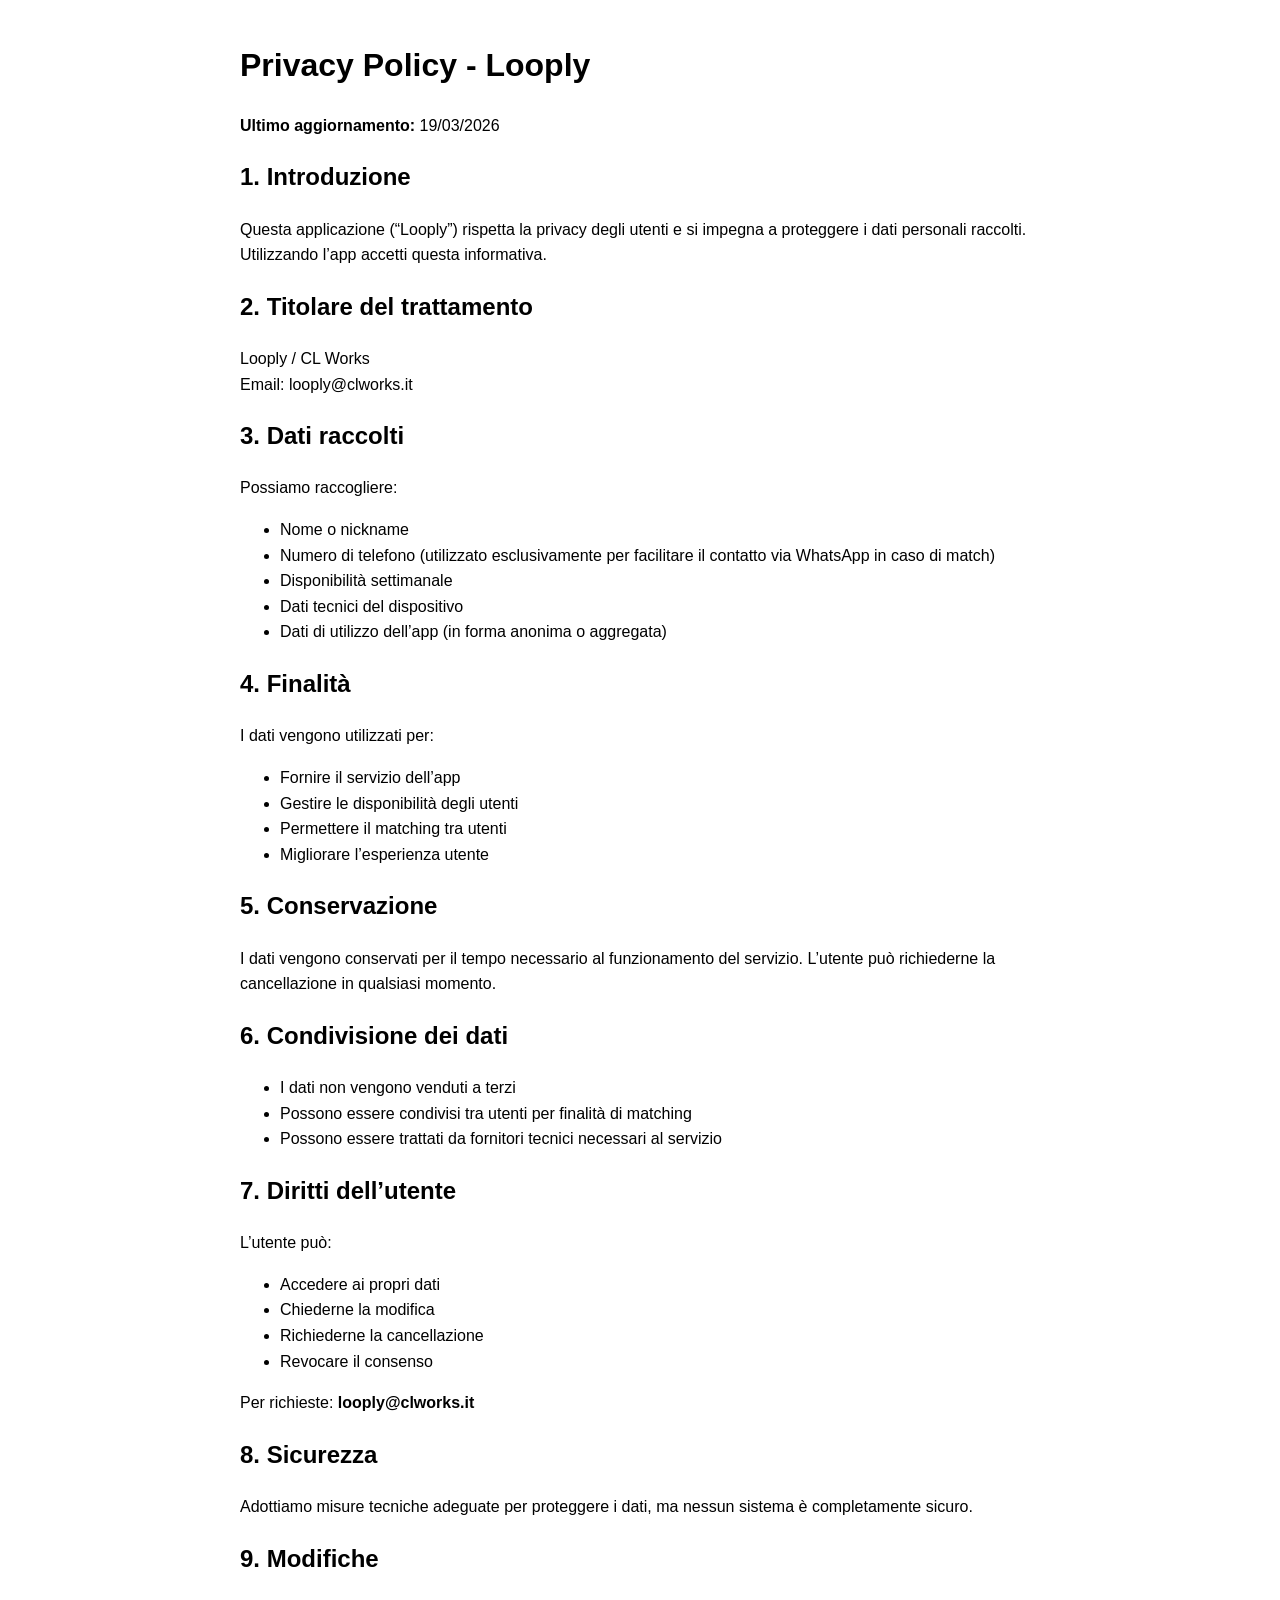
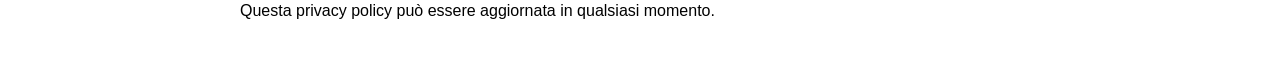
<file: public/privacy.html>
<!DOCTYPE html>
<html lang="it">
<head>
  <meta charset="UTF-8">
  <meta name="viewport" content="width=device-width, initial-scale=1.0">
  <title>Privacy Policy - Looply</title>
  <style>
    body {
      font-family: Arial, sans-serif;
      line-height: 1.6;
      padding: 20px;
      max-width: 800px;
      margin: auto;
    }
    h1, h2 {
      margin-top: 20px;
    }
  </style>
</head>
<body>

<h1>Privacy Policy - Looply</h1>

<p><strong>Ultimo aggiornamento:</strong> 19/03/2026</p>

<h2>1. Introduzione</h2>
<p>
Questa applicazione (“Looply”) rispetta la privacy degli utenti e si impegna a proteggere i dati personali raccolti.
Utilizzando l’app accetti questa informativa.
</p>

<h2>2. Titolare del trattamento</h2>
<p>
Looply / CL Works<br>
Email: looply@clworks.it
</p>

<h2>3. Dati raccolti</h2>
<p>Possiamo raccogliere:</p>
<ul>
  <li>Nome o nickname</li>
  <li>Numero di telefono (utilizzato esclusivamente per facilitare il contatto via WhatsApp in caso di match)</li>
  <li>Disponibilità settimanale</li>
  <li>Dati tecnici del dispositivo</li>
  <li>Dati di utilizzo dell’app (in forma anonima o aggregata)</li>
</ul>

<h2>4. Finalità</h2>
<p>I dati vengono utilizzati per:</p>
<ul>
  <li>Fornire il servizio dell’app</li>
  <li>Gestire le disponibilità degli utenti</li>
  <li>Permettere il matching tra utenti</li>
  <li>Migliorare l’esperienza utente</li>
</ul>

<h2>5. Conservazione</h2>
<p>
I dati vengono conservati per il tempo necessario al funzionamento del servizio.
L’utente può richiederne la cancellazione in qualsiasi momento.
</p>

<h2>6. Condivisione dei dati</h2>
<ul>
  <li>I dati non vengono venduti a terzi</li>
  <li>Possono essere condivisi tra utenti per finalità di matching</li>
  <li>Possono essere trattati da fornitori tecnici necessari al servizio</li>
</ul>

<h2>7. Diritti dell’utente</h2>
<p>L’utente può:</p>
<ul>
  <li>Accedere ai propri dati</li>
  <li>Chiederne la modifica</li>
  <li>Richiederne la cancellazione</li>
  <li>Revocare il consenso</li>
</ul>

<p>Per richieste: <strong>looply@clworks.it</strong></p>

<h2>8. Sicurezza</h2>
<p>
Adottiamo misure tecniche adeguate per proteggere i dati, ma nessun sistema è completamente sicuro.
</p>

<h2>9. Modifiche</h2>
<p>
Questa privacy policy può essere aggiornata in qualsiasi momento.
</p>

</body>
</html>
</file>
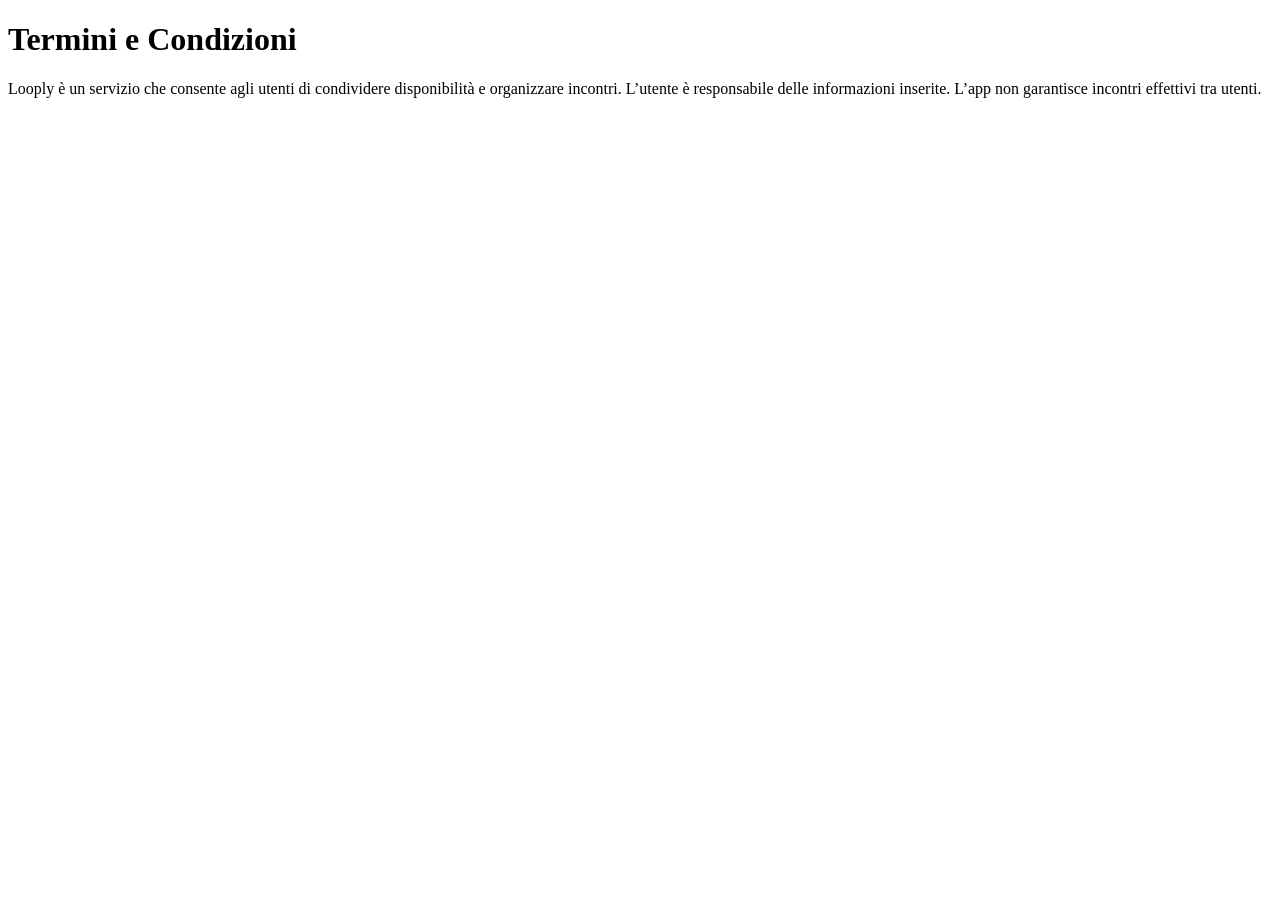
<file: public/terms.html>
<!DOCTYPE html>
<html>
<head>
<title>Termini</title>
</head>
<body>

<h1>Termini e Condizioni</h1>

<p>
Looply è un servizio che consente agli utenti di condividere disponibilità e organizzare incontri.
L’utente è responsabile delle informazioni inserite.
L’app non garantisce incontri effettivi tra utenti.
</p>

</body>
</html>
</file>
